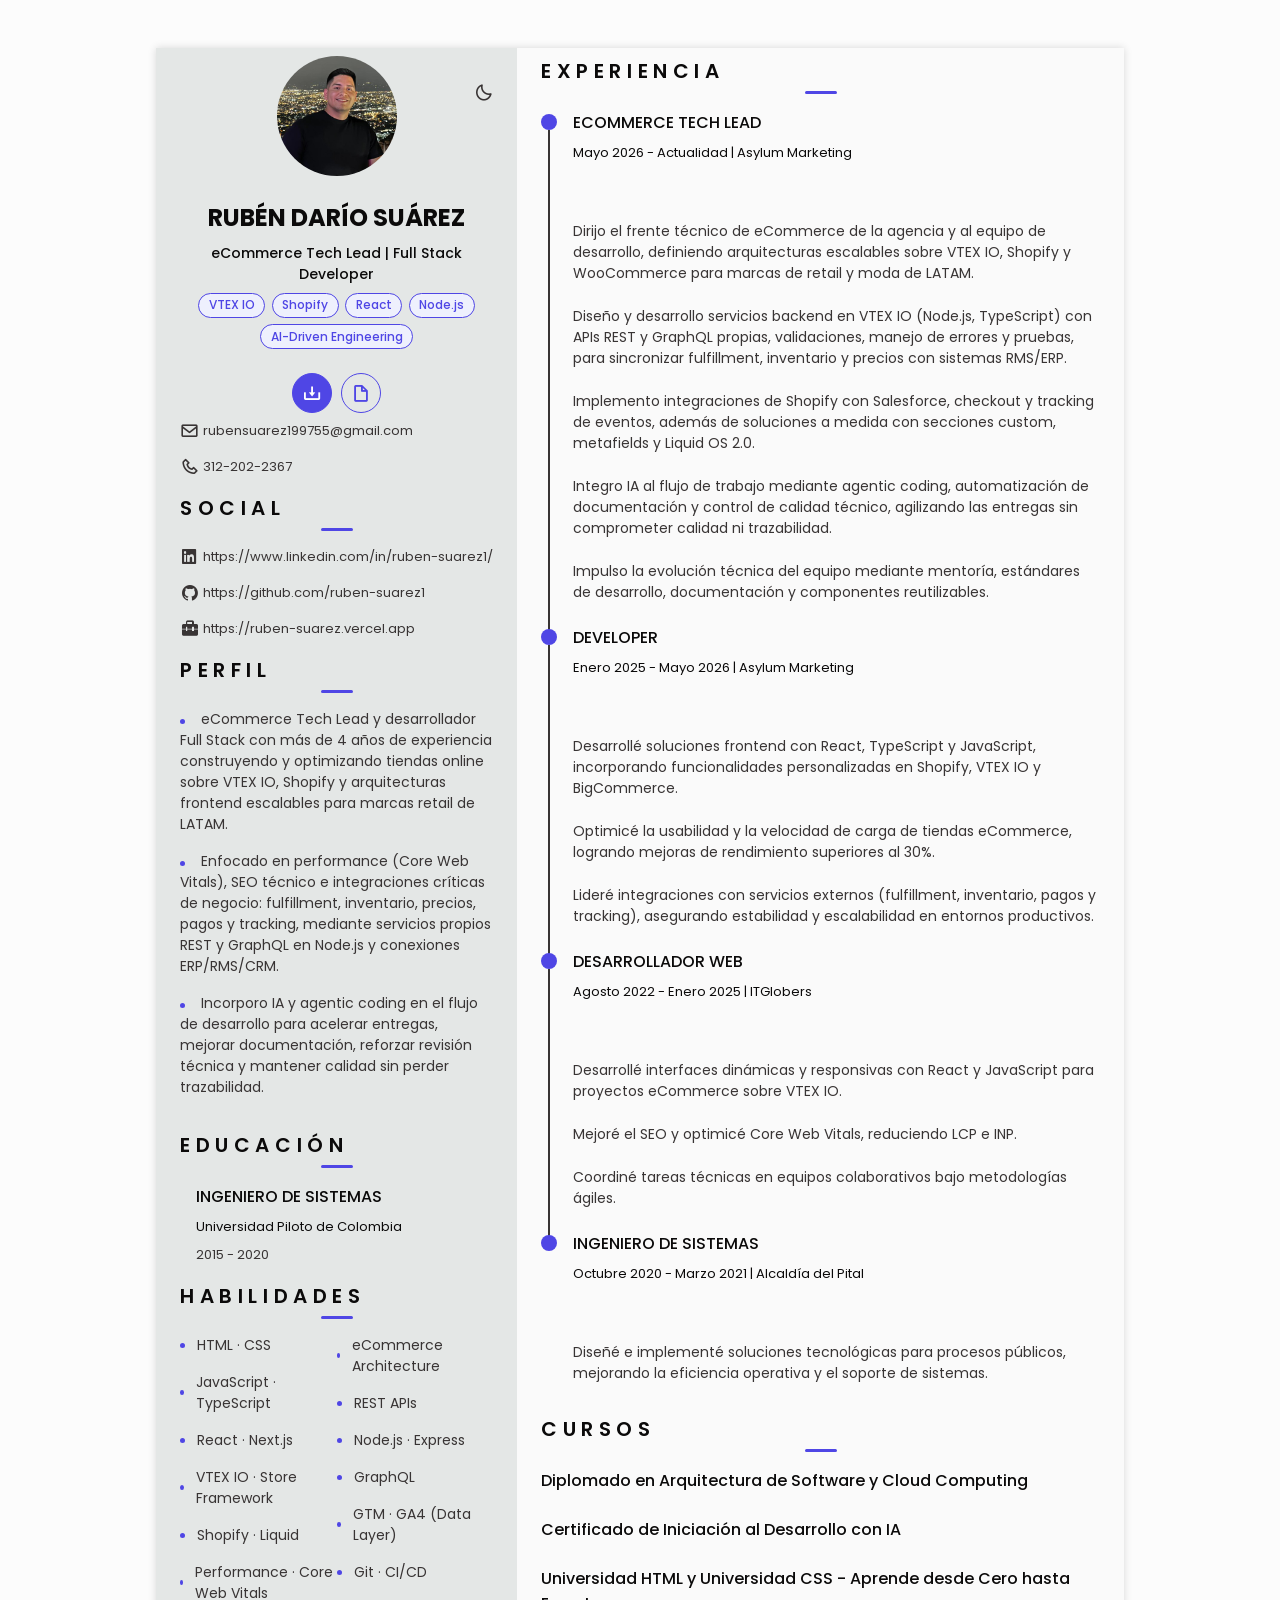
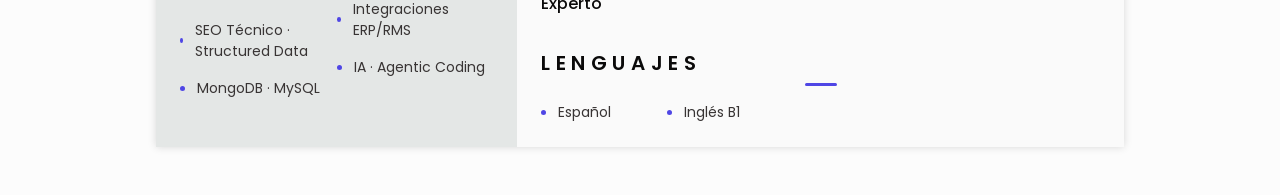
<file: index.html>
<!DOCTYPE html>
<html lang="es">

<head>
    <meta charset="UTF-8">
    <meta name="viewport" content="width=device-width, initial-scale=1.0">
    <meta name="description" content="CV de Rubén Darío Suárez, eCommerce Tech Lead especializado en VTEX IO, Shopify y frontend.">
    <link rel="canonical" href="https://ruben-suarez.vercel.app">

    <!--========== BOX ICONS ==========-->
    <link rel="stylesheet" href="https://cdn.jsdelivr.net/npm/boxicons@latest/css/boxicons.min.css">

    <!--========== CSS ==========-->
    <link rel="stylesheet" href="assets/css/styles.css">

    <title>Rubén Darío Suárez - eCommerce Tech Lead</title>
</head>

<body>
    <!--========== HEADER ==========-->
    <header class="l-header" id="header">
        <nav class="nav bd-container">
            <a href="#" class="nav__logo">SUAREZ</a>

            <div class="nav__menu" id="nav-menu">
                <ul class="nav__list">


                    <li class="nav__item">
                        <a href="#home" class="nav__link active-link">
                            <i class='bx bx-home nav__icon'></i>Inicio
                        </a>
                    </li>

                    <li class="nav__item">
                        <a href="#profile" class="nav__link">
                            <i class='bx bx-user nav__icon'></i>Perfil
                        </a>
                    </li>

                    <li class="nav__item">
                        <a href="#education" class="nav__link">
                            <i class='bx bx-book nav__icon'></i>Educación
                        </a>
                    </li>

                    <li class="nav__item">
                        <a href="#skills" class="nav__link">
                            <i class='bx bx-receipt nav__icon'></i>Habilidades
                        </a>
                    </li>

                    <li class="nav__item">
                        <a href="#experience" class="nav__link">
                            <i class='bx bx-briefcase-alt nav__icon'></i>Experiencia
                        </a>
                    </li>

                    <li class="nav__item">
                        <a href="#certificate" class="nav__link">
                            <i class='bx bx-award nav__icon'></i>Cursos
                        </a>
                    </li>

                    <li class="nav__item">
                        <a href="#references" class="nav__link">
                            <i class='bx bx-user-voice nav__icon'></i>Lenguajes
                        </a>
                    </li>


                </ul>
            </div>

            <button class="nav__toggle" id="nav-toggle" type="button" aria-label="Abrir menú"
                aria-expanded="false" aria-controls="nav-menu">
                <i class='bx bx-grid-alt' aria-hidden="true"></i>
            </button>
        </nav>
    </header>

    <main class="l-main bd-container">
        <div class="resume" id="area-cv">
            <div class="resume__left">
                <!--========== HOME ==========-->
                <section class="home" id="home">
                    <div class="home__container section bd-grid">
                        <div class="home__data bd-grid">
                            <img src='assets/img/perfil.jpg' alt="" class="home__img" />

                            <h1 class="home__title"><b>RUBÉN DARÍO SUÁREZ</b></h1>
                            <h3 class="home__profession">eCommerce Tech Lead | Full Stack Developer
                            </h3>
                            <div class="home__badges">
                                <span class="home__badge">VTEX IO</span>
                                <span class="home__badge">Shopify</span>
                                <span class="home__badge">React</span>
                                <span class="home__badge">Node.js</span>
                                <span class="home__badge">AI-Driven Engineering</span>
                            </div>

                            <div class="home__actions" aria-label="Opciones del CV">
                                <button class="home__action home__action--pdf" id="resume-button" type="button"
                                    aria-label="Descargar PDF visual" title="Descargar PDF visual">
                                    <i class='bx bx-download' aria-hidden="true"></i>
                                </button>
                                <a class="home__action home__action--ats" href="cv-ats.html"
                                    aria-label="Abrir versión ATS" title="Abrir versión ATS">
                                    <i class='bx bx-file-blank' aria-hidden="true"></i>
                                </a>
                            </div>
                        </div>

                        <div class="home__address bd-grid">
                            <a class="home__information" href="mailto:rubensuarez199755@gmail.com">
                                <i class='bx bx-envelope home__icon' aria-hidden="true"></i>rubensuarez199755@gmail.com
                            </a>
                            <a class="home__information" href="tel:312-202-2367">
                                <i class='bx bx-phone home__icon' aria-hidden="true"></i>312-202-2367
                            </a>
                        </div>
                    </div>
                    <!-- Theme change button -->
                    <button class='bx bx-moon change-theme' type="button" aria-label="Cambiar tema de color"
                        aria-pressed="false" id="theme-button"></button>
                </section>

                <!--========== SOCIAL ==========-->
                <section class="social section">
                    <h2 class="section-title">SOCIAL</h2>

                    <div class="social__container bd-grid">
                        <a href="https://www.linkedin.com/in/ruben-suarez1/" target="_blank"
                            rel="noopener noreferrer" class="social__link">
                            <i
                                class='bx bxl-linkedin-square social__icon'></i>https://www.linkedin.com/in/ruben-suarez1/
                        </a>
                        <a href="https://github.com/ruben-suarez1" target="_blank" rel="noopener noreferrer"
                            class="social__link">
                            <i class='bx bxl-github social__icon'></i>https://github.com/ruben-suarez1
                        </a>
                        <a href="https://ruben-suarez.vercel.app" target="_blank" rel="noopener noreferrer"
                            class="social__link">
                            <i class='bx bxs-briefcase-alt-2 social__icon'></i>https://ruben-suarez.vercel.app
                        </a>
                    </div>
                </section>

                <!--========== PROFILE ==========-->
                <section class="profile section" id="profile">
                    <h2 class="section-title">PERFIL</h2>

                    <p class="profile__description">
                        <span class="skills__circle"></span>
                        eCommerce Tech Lead y desarrollador Full Stack con más de 4 años de experiencia construyendo y optimizando tiendas online sobre VTEX IO, Shopify y arquitecturas frontend escalables para marcas retail de LATAM.
                    </p>

                    <p class="profile__description">
                        <span class="skills__circle"></span>
                        Enfocado en performance (Core Web Vitals), SEO técnico e integraciones críticas de negocio: fulfillment, inventario, precios, pagos y tracking, mediante servicios propios REST y GraphQL en Node.js y conexiones ERP/RMS/CRM.
                    </p>

                    <p class="profile__description">
                        <span class="skills__circle"></span>
                        Incorporo IA y agentic coding en el flujo de desarrollo para acelerar entregas, mejorar documentación, reforzar revisión técnica y mantener calidad sin perder trazabilidad.
                    </p>
                </section>

                <!--========== EDUCATION ==========-->
                <section class="education section" id="education">
                    <h2 class="section-title">EDUCACIÓN</h2>

                    <div class="education__container bd-grid">
                        <div class="education__content">
                            <div class="education__time">
                            </div>
                            <div class="education__data bd-grid">
                                <h3 class="education__title"> INGENIERO DE SISTEMAS</h3>
                                <span class="education__studies">Universidad Piloto de Colombia</span>
                                <span class="education__year">2015 - 2020</span>
                            </div>
                        </div>
                    </div>
                </section>


                <!--========== SKILLS  ==========-->
                <section class="skills section" id="skills">
                    <h2 class="section-title">HABILIDADES</h2>

                    <div class="skills__content bd-grid">
                        <ul class="skills__data">
                            <li class="skills__name"><span class="skills__circle"></span>HTML · CSS</li>
                            <li class="skills__name"><span class="skills__circle"></span>JavaScript · TypeScript</li>
                            <li class="skills__name"><span class="skills__circle"></span>React · Next.js</li>
                            <li class="skills__name"><span class="skills__circle"></span>VTEX IO · Store Framework</li>
                            <li class="skills__name"><span class="skills__circle"></span>Shopify · Liquid</li>
                            <li class="skills__name"><span class="skills__circle"></span>Performance · Core Web Vitals
                            </li>
                            <li class="skills__name"><span class="skills__circle"></span>SEO Técnico · Structured Data
                            </li>
                            <li class="skills__name"><span class="skills__circle"></span>MongoDB · MySQL</li>
                        </ul>

                        <ul class="skills__data">
                            <li class="skills__name"><span class="skills__circle"></span>eCommerce Architecture</li>
                            <li class="skills__name"><span class="skills__circle"></span>REST APIs</li>
                            <li class="skills__name"><span class="skills__circle"></span>Node.js · Express</li>
                            <li class="skills__name"><span class="skills__circle"></span>GraphQL</li>
                            <li class="skills__name"><span class="skills__circle"></span>GTM · GA4 (Data Layer)</li>
                            <li class="skills__name"><span class="skills__circle"></span>Git · CI/CD</li>
                            <li class="skills__name"><span class="skills__circle"></span>Integraciones ERP/RMS</li>
                            <li class="skills__name"><span class="skills__circle"></span>IA · Agentic Coding</li>
                        </ul>
                    </div>
                </section>

            </div>

            <div class="resume__right">
                <!--========== EXPERIENCE ==========-->
                <section class="experience section" id="experience">
                    <h2 class="section-title">EXPERIENCIA</h2>

                    <div class="experience__container bd-grid">
                        <div class="experience__content">
                            <div class="experience__time">
                                <span class="experience__rounder"></span>
                                <span class="experience__line"></span>
                            </div>

                            <div class="experience__data bd-grid">
                                <h3 class="experience__title">ECOMMERCE TECH LEAD</h3>
                                <span class="experience__company">Mayo 2026 - Actualidad | Asylum Marketing</span>
                                <br /><br />
                                <p class="experience__description">Dirijo el frente técnico de eCommerce de la agencia y al equipo de desarrollo, definiendo arquitecturas escalables sobre VTEX IO, Shopify y WooCommerce para marcas de retail y moda de LATAM.</p>
                                <p class="experience__description">Diseño y desarrollo servicios backend en VTEX IO (Node.js, TypeScript) con APIs REST y GraphQL propias, validaciones, manejo de errores y pruebas, para sincronizar fulfillment, inventario y precios con sistemas RMS/ERP.</p>
                                <p class="experience__description">Implemento integraciones de Shopify con Salesforce, checkout y tracking de eventos, además de soluciones a medida con secciones custom, metafields y Liquid OS 2.0.</p>
                                <p class="experience__description">Integro IA al flujo de trabajo mediante agentic coding, automatización de documentación y control de calidad técnico, agilizando las entregas sin comprometer calidad ni trazabilidad.</p>
                                <p class="experience__description">Impulso la evolución técnica del equipo mediante mentoría, estándares de desarrollo, documentación y componentes reutilizables.</p>
                            </div>
                        </div>

                        <div class="experience__content">
                            <div class="experience__time">
                                <span class="experience__rounder"></span>
                                <span class="experience__line"></span>
                            </div>

                            <div class="experience__data bd-grid">
                                <h3 class="experience__title">DEVELOPER</h3>
                                <span class="experience__company">Enero 2025 - Mayo 2026 | Asylum Marketing</span>
                                <br /><br />
                                <p class="experience__description">Desarrollé soluciones frontend con React, TypeScript y JavaScript, incorporando funcionalidades personalizadas en Shopify, VTEX IO y BigCommerce.</p>
                                <p class="experience__description">Optimicé la usabilidad y la velocidad de carga de tiendas eCommerce, logrando mejoras de rendimiento superiores al 30%.</p>
                                <p class="experience__description">Lideré integraciones con servicios externos (fulfillment, inventario, pagos y tracking), asegurando estabilidad y escalabilidad en entornos productivos.</p>
                            </div>
                        </div>

                        <div class="experience__content">
                            <div class="experience__time">
                                <span class="experience__rounder"></span>
                                <span class="experience__line"></span>
                            </div>

                            <div class="experience__data bd-grid">
                                <h3 class="experience__title">DESARROLLADOR WEB</h3>
                                <span class="experience__company">Agosto 2022 - Enero 2025 | ITGlobers</span>
                                <br /><br />
                                <p class="experience__description">Desarrollé interfaces dinámicas y responsivas con React y JavaScript para proyectos eCommerce sobre VTEX IO.</p>
                                <p class="experience__description">Mejoré el SEO y optimicé Core Web Vitals, reduciendo LCP e INP.</p>
                                <p class="experience__description">Coordiné tareas técnicas en equipos colaborativos bajo metodologías ágiles.</p>
                            </div>
                        </div>

                        <div class="experience__content">
                            <div class="experience__time">
                                <span class="experience__rounder"></span>
                            </div>

                            <div class="experience__data bd-grid">
                                <h3 class="experience__title">INGENIERO DE SISTEMAS</h3>
                                <span class="experience__company">Octubre 2020 - Marzo 2021 | Alcaldía del Pital</span>
                                <br /><br />
                                <p class="experience__description">Diseñé e implementé soluciones tecnológicas para procesos públicos, mejorando la eficiencia operativa y el soporte de sistemas.</p>
                            </div>
                        </div>
                    </div>
                </section>

                <!--========== CERTIFICATES ==========-->
                <section class="certificate section" id="certificate">
                    <h2 class="section-title">CURSOS</h2>

                    <div class="certificate__container bd-grid">

                        <div class="certificate__content">
                            <h3 class="certificate__title">Diplomado en Arquitectura de Software y Cloud Computing</h3>
                        </div>

                        <div class="certificate__content">
                            <h3 class="certificate__title">Certificado de Iniciación al Desarrollo con IA</h3>
                        </div>

                        <div class="certificate__content">
                            <h3 class="certificate__title">Universidad HTML y Universidad CSS - Aprende desde Cero hasta Experto</h3>
                        </div>

                    </div>
                </section>

                <!--========== REFERENCES ==========-->
                <!-- <section class="references section" id="references">
                    <h2 class="section-title">REFERENCIAS</h2>

                    <div class="references__container bd-grid">
                        <div class="references__content bd-grid">
                            <span class="references__subtitle"> Ing. Desarrolllador Nivel III</span>
                            <h3 class="references__title">Oscar Javier Gomez</h3>
                            <ul class="references__contact">
                                <li>Phone: 310-216-4941</li>
                                <li>Email: pipatk93@hotmail.com</li>
                            </ul>
                        </div>

                        <div class="references__content bd-grid">
                            <span class="references__subtitle">Consultor BI</span>
                            <h3 class="references__title">Cristian Camilo Pajoy Suarez</h3>
                            <ul class="references__contact">
                                <li>Phone: 320-356-4120</li>
                                <li>Email: ccpajoy18@gmail.com</li>
                            </ul>
                        </div>

                    </div>
                </section> -->

                <!--========== LANGUAGES ==========-->
                <section class="languages section" id="references">
                    <h2 class="section-title">LENGUAJES</h2>

                    <div class="languages__container">
                        <ul class="languages__content bd-grid">
                            <li class="languages__name">
                                <span class="languages__circle"></span>Español
                            </li>
                            <li class="languages__name">
                                <span class="languages__circle"></span>Inglés B1
                            </li>
                        </ul>
                    </div>
                </section>

                <!--========== INTERESTS ==========-->
                <!-- <section class="interests section">
                    <h2 class="section-title">Interests</h2>

                    <div class="interests__container bd-grid">
                        <div class="interests__content">
                            <i class='bx bx-headphone interests__icon'></i>
                            <span class="interests__name">Music</span>
                        </div>

                        <div class="interests__content">
                            <i class='bx bxs-plane-alt interests__icon'></i>
                            <span class="interests__name">Travel</span>
                        </div>

                        <div class="interests__content">
                            <i class='bx bx-laptop interests__icon'></i>
                            <span class="interests__name">Developer</span>
                        </div>

                        <div class="interests__content">
                            <i class='bx bx-dumbbell interests__icon'></i>
                            <span class="interests__name">Gym</span>
                        </div>

                        <div class="interests__content">
                            <i class='bx bx-message-alt-edit interests__icon'></i>
                            <span class="interests__name">Desing</span>
                        </div>

                    </div>
                </section> -->
            </div>
        </div>
    </main>

    <!--========== SCROLL TOP ==========-->
    <a href="#" class="scrolltop" id="scroll-top" aria-label="Volver al inicio">
        <i class='bx bxs-up-arrow-alt scrolltop__icon' aria-hidden="true"></i>
    </a>

    <!--========== MAIN JS ==========-->
    <script src="assets/js/main.js"></script>
</body>

</html>
</file>
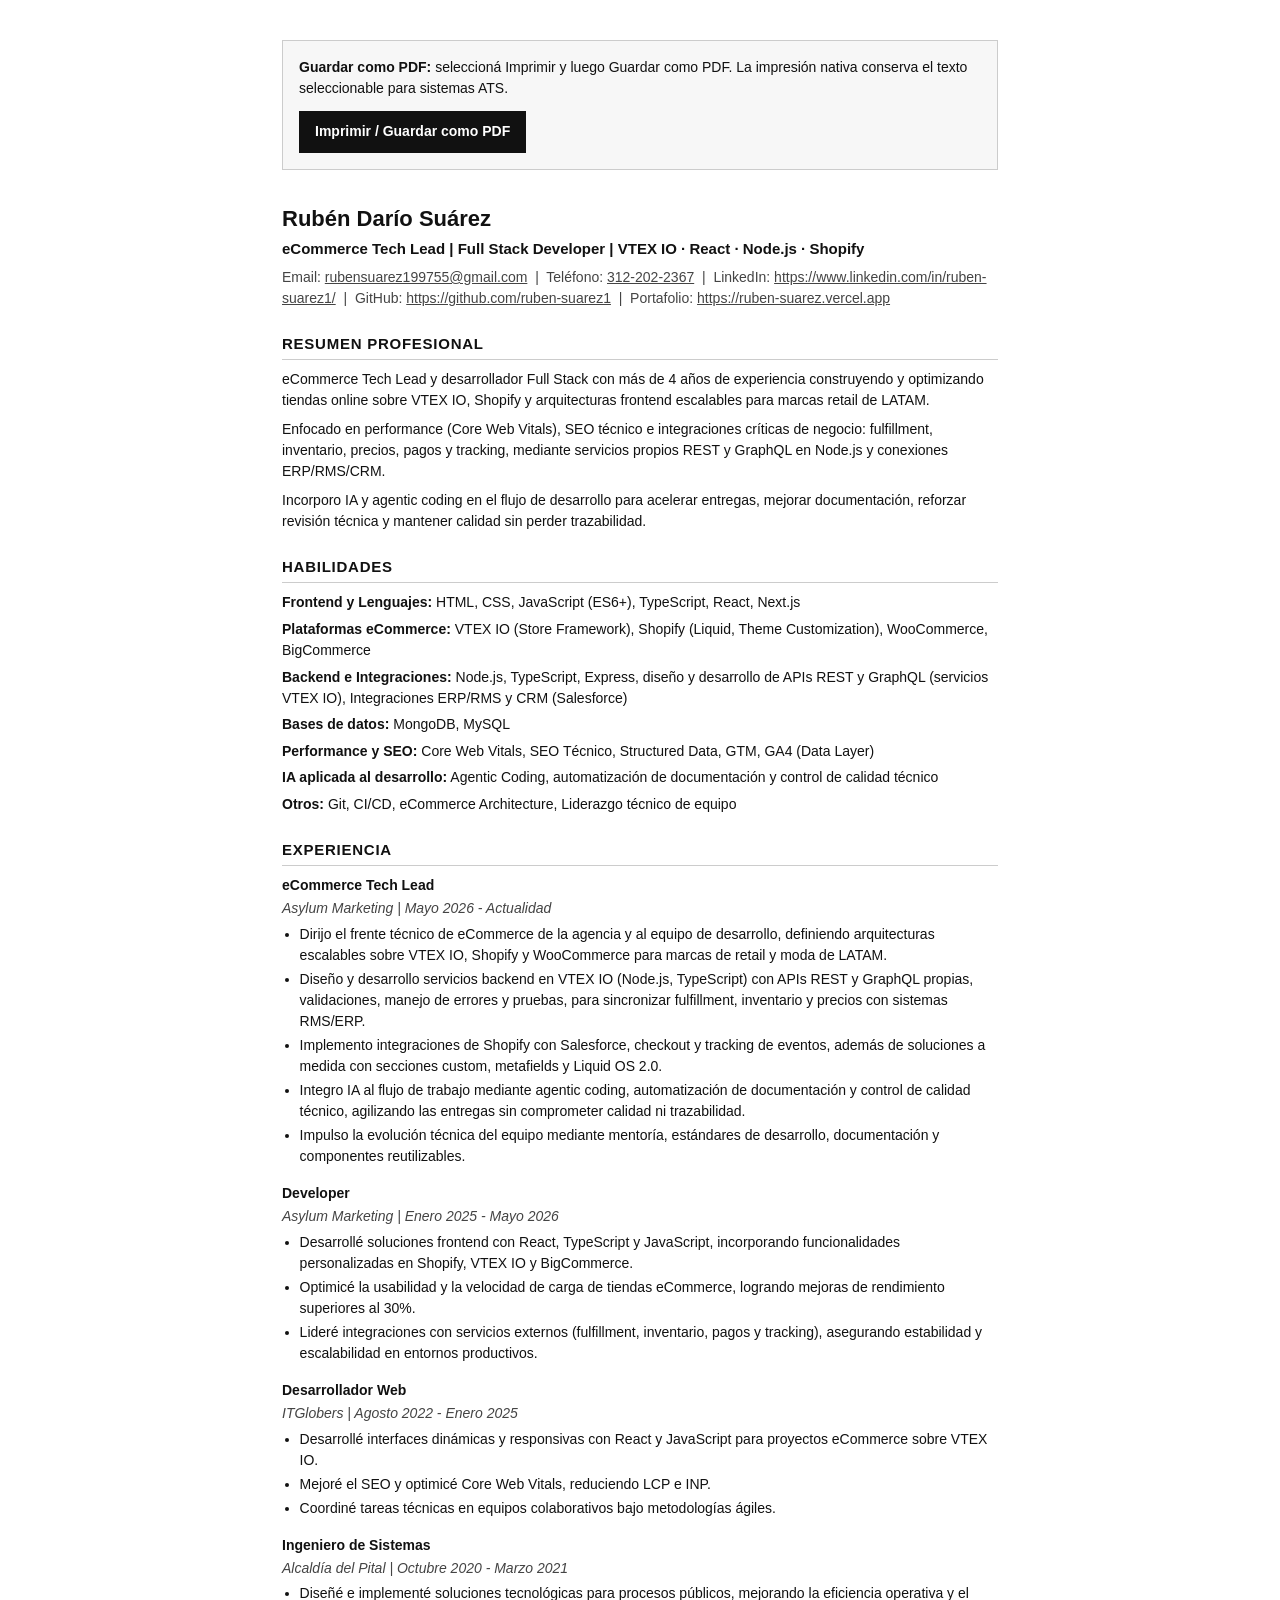
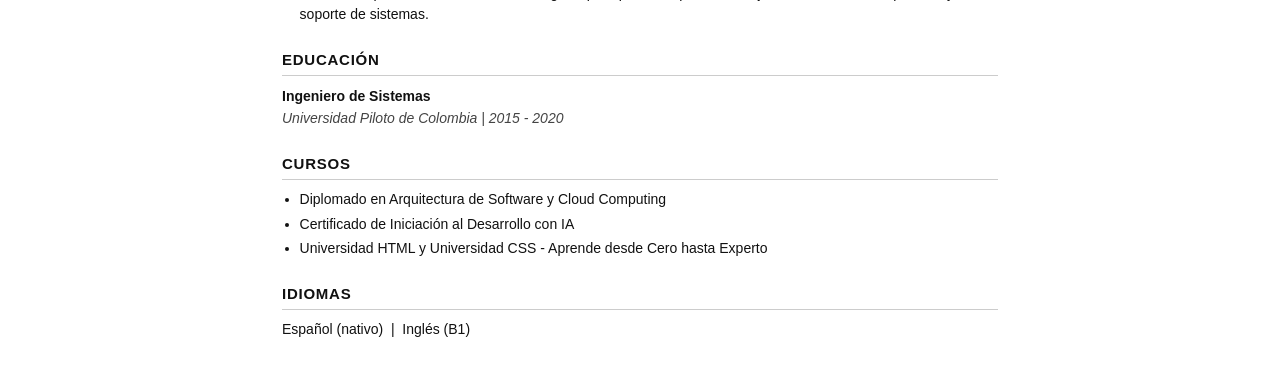
<file: cv-ats.html>
<!DOCTYPE html>
<html lang="es">

<head>
    <meta charset="UTF-8">
    <meta name="viewport" content="width=device-width, initial-scale=1.0">
    <meta name="description" content="Versión ATS del CV de Rubén Darío Suárez, eCommerce Tech Lead.">
    <link rel="canonical" href="https://ruben-suarez.vercel.app/cv-ats.html">
    <title>Rubén Darío Suárez - CV (versión ATS)</title>
    <style>
        :root {
            --text: #111111;
            --muted: #444444;
            --line: #cccccc;
        }

        * {
            box-sizing: border-box;
        }

        body {
            margin: 0 auto;
            max-width: 780px;
            padding: 2.5rem 2rem;
            font-family: Arial, Helvetica, "Segoe UI", sans-serif;
            font-size: 14px;
            line-height: 1.5;
            color: var(--text);
            background: #ffffff;
        }

        h1 {
            font-size: 22px;
            margin: 0 0 .2rem;
        }

        h2 {
            font-size: 15px;
            text-transform: uppercase;
            letter-spacing: .05em;
            border-bottom: 1px solid var(--line);
            padding-bottom: .2rem;
            margin: 1.5rem 0 .6rem;
        }

        h3 {
            font-size: 14px;
            margin: 0 0 .1rem;
        }

        p {
            margin: 0 0 .5rem;
        }

        .role {
            font-size: 15px;
            font-weight: bold;
            margin: 0 0 .4rem;
        }

        .contact {
            color: var(--muted);
            margin: 0 0 .2rem;
        }

        a {
            color: inherit;
        }

        .print-actions {
            margin-bottom: 2rem;
            padding: 1rem;
            border: 1px solid var(--line);
            background: #f7f7f7;
        }

        .print-actions p {
            margin-bottom: .75rem;
        }

        .print-button {
            padding: .65rem 1rem;
            border: 0;
            color: #ffffff;
            background: #111111;
            font: inherit;
            font-weight: bold;
            cursor: pointer;
        }

        .job {
            margin-bottom: 1rem;
        }

        .job__meta {
            color: var(--muted);
            font-style: italic;
            margin: 0 0 .3rem;
        }

        ul {
            margin: .2rem 0 0;
            padding-left: 1.1rem;
        }

        li {
            margin-bottom: .2rem;
        }

        .skills p {
            margin-bottom: .35rem;
        }

        .skills strong {
            display: inline;
        }

        @media print {
            .print-actions {
                display: none;
            }

            body {
                padding: 0;
                max-width: 100%;
            }

            @page {
                margin: 1.5cm;
            }
        }
    </style>
</head>

<body>

    <aside class="print-actions" aria-label="Opciones para guardar el CV">
        <p><strong>Guardar como PDF:</strong> seleccioná Imprimir y luego Guardar como PDF. La impresión nativa conserva el texto seleccionable para sistemas ATS.</p>
        <button class="print-button" id="print-cv" type="button">Imprimir / Guardar como PDF</button>
    </aside>

    <header>
        <h1>Rubén Darío Suárez</h1>
        <p class="role">eCommerce Tech Lead | Full Stack Developer | VTEX IO · React · Node.js · Shopify</p>
        <p class="contact">
            Email: <a href="mailto:rubensuarez199755@gmail.com">rubensuarez199755@gmail.com</a> &nbsp;|&nbsp;
            Teléfono: <a href="tel:312-202-2367">312-202-2367</a> &nbsp;|&nbsp;
            LinkedIn: <a href="https://www.linkedin.com/in/ruben-suarez1/">https://www.linkedin.com/in/ruben-suarez1/</a> &nbsp;|&nbsp;
            GitHub: <a href="https://github.com/ruben-suarez1">https://github.com/ruben-suarez1</a> &nbsp;|&nbsp;
            Portafolio: <a href="https://ruben-suarez.vercel.app">https://ruben-suarez.vercel.app</a>
        </p>
    </header>

    <section>
        <h2>Resumen Profesional</h2>
        <p>eCommerce Tech Lead y desarrollador Full Stack con más de 4 años de experiencia construyendo y optimizando tiendas online sobre VTEX IO, Shopify y arquitecturas frontend escalables para marcas retail de LATAM.</p>
        <p>Enfocado en performance (Core Web Vitals), SEO técnico e integraciones críticas de negocio: fulfillment, inventario, precios, pagos y tracking, mediante servicios propios REST y GraphQL en Node.js y conexiones ERP/RMS/CRM.</p>
        <p>Incorporo IA y agentic coding en el flujo de desarrollo para acelerar entregas, mejorar documentación, reforzar revisión técnica y mantener calidad sin perder trazabilidad.</p>
    </section>

    <section class="skills">
        <h2>Habilidades</h2>
        <p><strong>Frontend y Lenguajes:</strong> HTML, CSS, JavaScript (ES6+), TypeScript, React, Next.js</p>
        <p><strong>Plataformas eCommerce:</strong> VTEX IO (Store Framework), Shopify (Liquid, Theme Customization), WooCommerce, BigCommerce</p>
        <p><strong>Backend e Integraciones:</strong> Node.js, TypeScript, Express, diseño y desarrollo de APIs REST y GraphQL (servicios VTEX IO), Integraciones ERP/RMS y CRM (Salesforce)</p>
        <p><strong>Bases de datos:</strong> MongoDB, MySQL</p>
        <p><strong>Performance y SEO:</strong> Core Web Vitals, SEO Técnico, Structured Data, GTM, GA4 (Data Layer)</p>
        <p><strong>IA aplicada al desarrollo:</strong> Agentic Coding, automatización de documentación y control de calidad técnico</p>
        <p><strong>Otros:</strong> Git, CI/CD, eCommerce Architecture, Liderazgo técnico de equipo</p>
    </section>

    <section>
        <h2>Experiencia</h2>

        <div class="job">
            <h3>eCommerce Tech Lead</h3>
            <p class="job__meta">Asylum Marketing | Mayo 2026 - Actualidad</p>
            <ul>
                <li>Dirijo el frente técnico de eCommerce de la agencia y al equipo de desarrollo, definiendo arquitecturas escalables sobre VTEX IO, Shopify y WooCommerce para marcas de retail y moda de LATAM.</li>
                <li>Diseño y desarrollo servicios backend en VTEX IO (Node.js, TypeScript) con APIs REST y GraphQL propias, validaciones, manejo de errores y pruebas, para sincronizar fulfillment, inventario y precios con sistemas RMS/ERP.</li>
                <li>Implemento integraciones de Shopify con Salesforce, checkout y tracking de eventos, además de soluciones a medida con secciones custom, metafields y Liquid OS 2.0.</li>
                <li>Integro IA al flujo de trabajo mediante agentic coding, automatización de documentación y control de calidad técnico, agilizando las entregas sin comprometer calidad ni trazabilidad.</li>
                <li>Impulso la evolución técnica del equipo mediante mentoría, estándares de desarrollo, documentación y componentes reutilizables.</li>
            </ul>
        </div>

        <div class="job">
            <h3>Developer</h3>
            <p class="job__meta">Asylum Marketing | Enero 2025 - Mayo 2026</p>
            <ul>
                <li>Desarrollé soluciones frontend con React, TypeScript y JavaScript, incorporando funcionalidades personalizadas en Shopify, VTEX IO y BigCommerce.</li>
                <li>Optimicé la usabilidad y la velocidad de carga de tiendas eCommerce, logrando mejoras de rendimiento superiores al 30%.</li>
                <li>Lideré integraciones con servicios externos (fulfillment, inventario, pagos y tracking), asegurando estabilidad y escalabilidad en entornos productivos.</li>
            </ul>
        </div>

        <div class="job">
            <h3>Desarrollador Web</h3>
            <p class="job__meta">ITGlobers | Agosto 2022 - Enero 2025</p>
            <ul>
                <li>Desarrollé interfaces dinámicas y responsivas con React y JavaScript para proyectos eCommerce sobre VTEX IO.</li>
                <li>Mejoré el SEO y optimicé Core Web Vitals, reduciendo LCP e INP.</li>
                <li>Coordiné tareas técnicas en equipos colaborativos bajo metodologías ágiles.</li>
            </ul>
        </div>

        <div class="job">
            <h3>Ingeniero de Sistemas</h3>
            <p class="job__meta">Alcaldía del Pital | Octubre 2020 - Marzo 2021</p>
            <ul>
                <li>Diseñé e implementé soluciones tecnológicas para procesos públicos, mejorando la eficiencia operativa y el soporte de sistemas.</li>
            </ul>
        </div>
    </section>

    <section>
        <h2>Educación</h2>
        <h3>Ingeniero de Sistemas</h3>
        <p class="job__meta">Universidad Piloto de Colombia | 2015 - 2020</p>
    </section>

    <section>
        <h2>Cursos</h2>
        <ul>
            <li>Diplomado en Arquitectura de Software y Cloud Computing</li>
            <li>Certificado de Iniciación al Desarrollo con IA</li>
            <li>Universidad HTML y Universidad CSS - Aprende desde Cero hasta Experto</li>
        </ul>
    </section>

    <section>
        <h2>Idiomas</h2>
        <p>Español (nativo) &nbsp;|&nbsp; Inglés (B1)</p>
    </section>

    <script>
        document.getElementById('print-cv').addEventListener('click', () => window.print())
    </script>

</body>

</html>
</file>
<file: assets/css/styles.css>
/*===== GOOGLE FONTS =====*/
@import url('https://fonts.googleapis.com/css2?family=Poppins:wght@400;500;600&display=swap');

/*===== VARIABLES CSS =====*/
:root {
  --header-height: 3rem;
  
  /*========== Colors ==========*/
  --title-color: #0B0A0A;
  --text-color: #383434;
  --text-color-light: #383434;
  --container-color: #FAFAFA;
  --container-color-alt: #e4e7e6;
  --body-color: #FCFCFC;
  --accent-color: #4f46e5;
  --accent-color-light: #eef0fd;

  /*========== Font and typography ==========*/
  --body-font: 'Poppins', sans-serif;
  --h1-font-size: 1.5rem;
  --h2-font-size: 1.25rem;
  --h3-font-size: 1rem;
  --normal-font-size: .875rem;
  --small-font-size: .813rem;
  --smaller-font-size: .75rem;

  /*========== Font weight ==========*/
  --font-medium: 500;
  --font-semi-bold: 600;

  /*========== Margenes ==========*/
  --mb-1: 1rem;
  --mb-2: 1.5rem;
  --mb-3: 1rem;

  /*========== z index ==========*/
  --z-tooltip: 10;
  --z-fixed: 100;
}

/*========== BASE ==========*/
*,::before,::after{
  box-sizing: border-box;
}

html{
  scroll-behavior: smooth;
}

/*========== Variables Dark theme ==========*/
body.dark-theme{
  --title-color: #F2F2F2;
  --text-color: #BFBFBF;
  --container-color: #212121;
  --container-color-alt: #181616;
  --body-color: #2B2B2B;
  --accent-color: #818cf8;
  --accent-color-light: #2c2a4a;
}

/*========== Button Dark/Light ==========*/
.change-theme{
  position: absolute;
  right: 0;
  top: 2.2rem;
  display: flex;
  color: var(--text-color);
  font-size: 1.2rem;
  cursor: pointer;
  padding: 0;
  border: 0;
  background: transparent;
}

.change-theme:hover{
  color: var(--title-color);
}

/*========== Font size variables to scale cv ==========*/
body.scale-cv{
  --h1-font-size: .938rem;
  --h2-font-size: .938rem;
  --h3-font-size: .875rem;
  --normal-font-size: .713rem;
  --small-font-size: .75rem;
  --smaller-font-size: .688rem;
}

/*========== Classes modified to generate the visual PDF ==========*/
.scale-cv .home__actions,
.scale-cv .change-theme{
  display: none;
}

.scale-cv .l-main.bd-container{
  width: 612px;
  max-width: 612px;
  margin: 0 auto;
}

.scale-cv .resume{
  display: grid;
  grid-template-columns: .5fr 1fr;
  background-color: var(--container-color);
}

.scale-cv .resume__left{
  background-color: var(--container-color-alt);
}

.scale-cv .section{
  padding: .5rem 0;
}

.scale-cv .section-title{
  margin-bottom: .4rem;
  padding-bottom: .15rem;
  text-align: initial;
}

.scale-cv .section-title::after{
  width: 22px;
  height: 2px;
}

.scale-cv .profile__description{
  text-align: initial;
  margin-bottom: .5rem;
}

.scale-cv .resume__left,
.scale-cv .resume__right{
  padding: 0 1rem;
}

.scale-cv .home__img{
  width: 90px;
  height: 90px;
}

.scale-cv .home__container{
  gap: 1.5rem;
}

.scale-cv .home__data{
  gap: .25rem;
}

.scale-cv .home__badges{
  gap: .25rem;
}

.scale-cv .home__badge{
  font-size: .563rem;
  padding: .1rem .45rem;
}

.scale-cv .home__address,
.scale-cv .social__container{
  gap: .75rem;
}

.scale-cv .home__icon,
.scale-cv .social__icon,
.scale-cv .interests__icon{
  font-size: 1rem;
}

.scale-cv .education__container,
.scale-cv .experience__container,
.scale-cv .certificate__container{
  gap: .5rem;
}

.scale-cv .education__time,
.scale-cv .experience__time{
  padding-right: .5rem;
}

.scale-cv .education__rounder,
.scale-cv .experience__rounder{
  width: 11px;
  height: 11px;
  margin-top: .22rem;
}

.scale-cv .education__line,
.scale-cv .experience__line{
  width: 1px;
  height: 100%;
  transform: translate(5px, 0);
}

.scale-cv .education__data,
.scale-cv .experience__data{
  gap: .125rem;
}

.scale-cv .skills__name,
.scale-cv .languages__name{
  margin-bottom: .5rem;
}

.scale-cv .experience__description{
  line-height: 1.3;
  margin-bottom: .25rem;
}

.scale-cv .certificate__content{
  margin-bottom: 0;
}

.scale-cv .interests__container{
  column-gap: 2.5rem;
}

body{
  margin: 0 0 var(--header-height) 0;
  padding: 0;
  font-family: var(--body-font);
  font-size: var(--normal-font-size);
  background-color: var(--body-color);
  color: var(--text-color);
}

h1,h2,h3,ul,p{
  margin: 0;
}

h1,h2,h3{
  color: var(--title-color);
  font-weight: var(--font-medium);
}

ul{
  padding: 0;
  list-style: none;
}

a{
  text-decoration: none;
}

img{
  max-width: 100%;
  height: auto;
}
/*========== CLASS CSS ==========*/
.section{
  padding: .5rem 0;
}

.section-title{
  position: relative;
  font-size: var(--h2-font-size);
  color: var(--title-color);
  font-weight: var(--font-semi-bold);
  text-transform: uppercase;
  letter-spacing: .35rem;
  text-align: center;
  margin-bottom: var(--mb-3);
  padding-bottom: .5rem;
}

.section-title::after{
  content: '';
  position: absolute;
  left: 50%;
  bottom: 0;
  transform: translateX(-50%);
  width: 32px;
  height: 3px;
  border-radius: 2px;
  background-color: var(--accent-color);
}

/*========== LAYOUT ==========*/
.bd-container{
  max-width: 968px;
  width: calc(100% - 3rem);
  margin-left: var(--mb-3);
  margin-right: var(--mb-3);
}

.bd-grid{
  display: grid;
  gap: .5rem;
}

.l-header{
  width: 100%;
  position: fixed;
  bottom: 0;
  left: 0;
  z-index: var(--z-fixed);
  background-color: var(--body-color);
  box-shadow: 0 -1px 4px rgba(0, 0, 0,.1);
  transition: .3s;
}


/*========== NAV ==========*/
.nav{
  height: var(--header-height);
  display: flex;
  justify-content: space-between;
  align-items: center;
}

@media screen and (max-width: 968px){
  .nav__menu{
    position: fixed;
    bottom: -100%;
    left: 0;
    width: 100%;
    padding: 2rem 1.5rem;
    background-color: var(--body-color);
    box-shadow: 0 1px 4px rgba(0,0,0,.1);
    border-radius: 1rem 1rem 0 0;
    z-index: var(--z-fixed);
    transition: .3s;
  }
}

.nav__logo,
.nav__toggle{
  color: var(--title-color);
  font-weight: var(--font-medium);
}

.nav__toggle{
  font-size: 1.2rem;
  cursor: pointer;
  padding: .25rem;
  border: 0;
  background: transparent;
}

.nav__item{
  text-align: center;
}

.nav__list{
  display: grid;
  grid-template-columns: repeat(3, 1fr);
  gap: 2rem;
}

.nav__link{
  display: flex;
  flex-direction: column;
  font-size: var(--small-font-size);
  color: var(--text-color-light);
  font-weight: var(--font-medium);
}

.nav__link:hover{
  color: var(--accent-color);
}

.nav__icon{
  font-size: 1.2rem;
  margin-bottom: var(--mb-1);
}
/* Show menu */
.show-menu{
  bottom: var(--header-height);
}

/* Active menu link */
.active-link{
  color: var(--accent-color);
}

/*========== HOME ==========*/
.home{
  position: relative;
}

.home__container{
  gap: 3rem;
}

.home__data{
  gap: .5rem;
  text-align: center;
}

.home__img{
  width: 120px;
  height: 120px;
  border-radius: 50%;
  justify-self: center;
  margin-bottom: var(--mb-1);
}

.home__title{
  font-size: var(--h1-font-size);
}

.home__profession{
  font-size: var(--normal-font-size);
}

.home__address{
  gap: 1rem;
}

.home__information{
  display: flex;
  align-items: center;
  font-size: var(--small-font-size);
  color: var(--text-color);
}

.home__badges{
  display: flex;
  flex-wrap: wrap;
  justify-content: center;
  gap: .4rem;
}

.home__badge{
  font-size: var(--smaller-font-size);
  font-weight: var(--font-medium);
  color: var(--accent-color);
  background-color: var(--accent-color-light);
  border: 1px solid var(--accent-color);
  border-radius: 1rem;
  padding: .15rem .6rem;
  white-space: nowrap;
}

.home__icon{
  font-size: 1.2rem;
  margin-right: .25rem;
}

.home__actions{
  display: flex;
  justify-content: center;
  gap: .6rem;
  margin-top: var(--mb-3);
}

.home__action{
  display: inline-flex;
  width: 2.5rem;
  height: 2.5rem;
  align-items: center;
  justify-content: center;
  border: 1px solid var(--accent-color);
  border-radius: 50%;
  font-size: 1.25rem;
  cursor: pointer;
  transition: color .2s, background-color .2s, opacity .2s;
}

.home__action--pdf{
  background-color: var(--accent-color);
  color: #fff;
}

.home__action--ats{
  background-color: transparent;
  color: var(--accent-color);
}

.home__action--pdf:hover,
.home__action--pdf:focus-visible{
  background-color: var(--title-color);
  border-color: var(--title-color);
}

.home__action--ats:hover,
.home__action--ats:focus-visible{
  background-color: var(--accent-color-light);
}

.home__action:focus-visible{
  outline: 2px solid var(--accent-color);
  outline-offset: 3px;
}

.home__action:disabled{
  cursor: wait;
  opacity: .55;
}
/*========== SOCIAL ==========*/
.social__container{
grid-template-columns: max-content;
gap: 1rem;
}

.social__link{
  display: inline-flex;
  align-items: center;
  font-size: var(--small-font-size);
  color: var(--text-color);
}

.social__link:hover{
  color: var(--accent-color);
}

.social__icon{
  font-size: 1.2rem;
  margin-right: .25rem;
}

/*========== PROFILE ==========*/
.profile__description{
  text-align: center;
}

/*========== EDUCATION AND EXPERIENCE ==========*/
.education__content,
.experience__content{
  display: flex;
}

.education__time,
.experience__time{
  padding-right: 1rem;
}

.education__rounder,
.experience__rounder{
  position: relative;
  display: block;
  width: 16px;
  height: 16px;
  background-color: var(--accent-color);
  border-radius: 50%;
  margin-top: .25rem;
}

.education__line,
.experience__line{
  display: block;
  width: 2px;
  height: 100%;
  background-color: var(--text-color-light);
  transform: translate(7px, 0);
}

.education__data,
.experience__data{
  gap: .5rem;
}

.education__title,
.experience__title{
  font-size: var(--h3-font-size);
}

.education__studies,
.experience__company{
  font-size: var(--small-font-size);
  color: var(--title-color);
}

.education__year{
  font-size: var(--small-font-size)
}
/*========== SKILLS AND LANGUAGES ==========*/
.skills__content,
.languages__content{
  grid-template-columns: repeat(2, 1fr);
}

.skills__content{
  gap: 0;
}

.skills__name,
.languages__name{
  display: flex;
  align-items: center;
  margin-bottom: var(--mb-3);
}

.skills__circle,
.languages__circle{
  display: inline-block;
  width: 5px;
  height: 5px;
  background-color: var(--accent-color);
  border-radius: 50%;
  margin-right: .75rem;
}
/*========== CERTIFICATES ==========*/
.certificate__title{
  font-size: var(--h3-font-size);
}

/*========== REFERENCES ==========*/
.references__content{
  gap: .25rem;
}

.references__subtitle{
  color: var(--text-color-light);
}

.references__subtitle,
.references__contact{
  font-size: var(--smaller-font-size);
}

.references__title{
  font-size: var(--h3-font-size);
}
/*========== INTERESTS ==========*/
.interests__container{
  grid-template-columns: repeat(3, 1fr);
  margin-top: var(--mb-2);
}

.interests__content{
  display: flex;
  flex-direction: column;
  align-items: center;
}

.interests__icon{
  font-size: 1.5rem;
  color:var(--text-color-light);
  margin-bottom: .25rem;
}
/* Scroll top */
.scrolltop{
  position: fixed;
  right: 1rem;
  bottom: -20%;
  display: flex;
  justify-content: center;
  align-items: center;
  padding: .3rem;
  background-color: var(--accent-color);
  border-radius: .4rem;
  z-index: var(--z-tooltip);
  transition: .4s;
 /* visibility: hidden; */
}

.scrolltop__icon{
  font-size: 1.2rem;
  color: #fff;
}

.show-scroll{
  visibility: visible;
  bottom: 5rem;
}
/*========== MEDIA QUERIES ==========*/
/* For small devices, menu two columns */
@media screen and (max-width: 320px){
  .nav__list{
    grid-template-columns: repeat(2, 1fr);
    gap: 1rem .5rem;
  }
}

/* Classes modified for large screen size */
@media screen and (min-width: 968px){
  body{
    margin: 3rem 0;
  }

  .bd-container{
    margin-left: auto;
    margin-right: auto;
  }

  .l-header,
  .scrolltop{
    display: none;
  }

  .resume{
    display: grid;
    grid-template-columns: .5fr 1fr;
    background-color: var(--container-color);
    box-shadow: 0 0 8px rgba(13, 12, 12, .15);
  }

  .resume__left{
    background-color: var(--container-color-alt);
  }

  .resume__left,
  .resume__right{
    padding: 0 1.5rem;
  }

  .section-title,
  .profile__description{
    text-align: initial;
    margin-bottom: 1rem;
  }

  .home__container{
    gap: .5rem;
  }

  .references__container{
    grid-template-columns: repeat(2, 1fr);
  }

  .languages__content{
    grid-template-columns: repeat(3, max-content);
    column-gap: 3.5rem;
  }

  .interests__container{
    grid-template-columns: repeat(5, max-content);
    column-gap: 3.5rem;
  }
}

.textcopy {
  text-align: center;
  margin-top: 1rem;
}

.certificate__content {
  margin-bottom: var(--mb-1);
}

.experience__description {
  margin-bottom: 14px;
}
</file>
